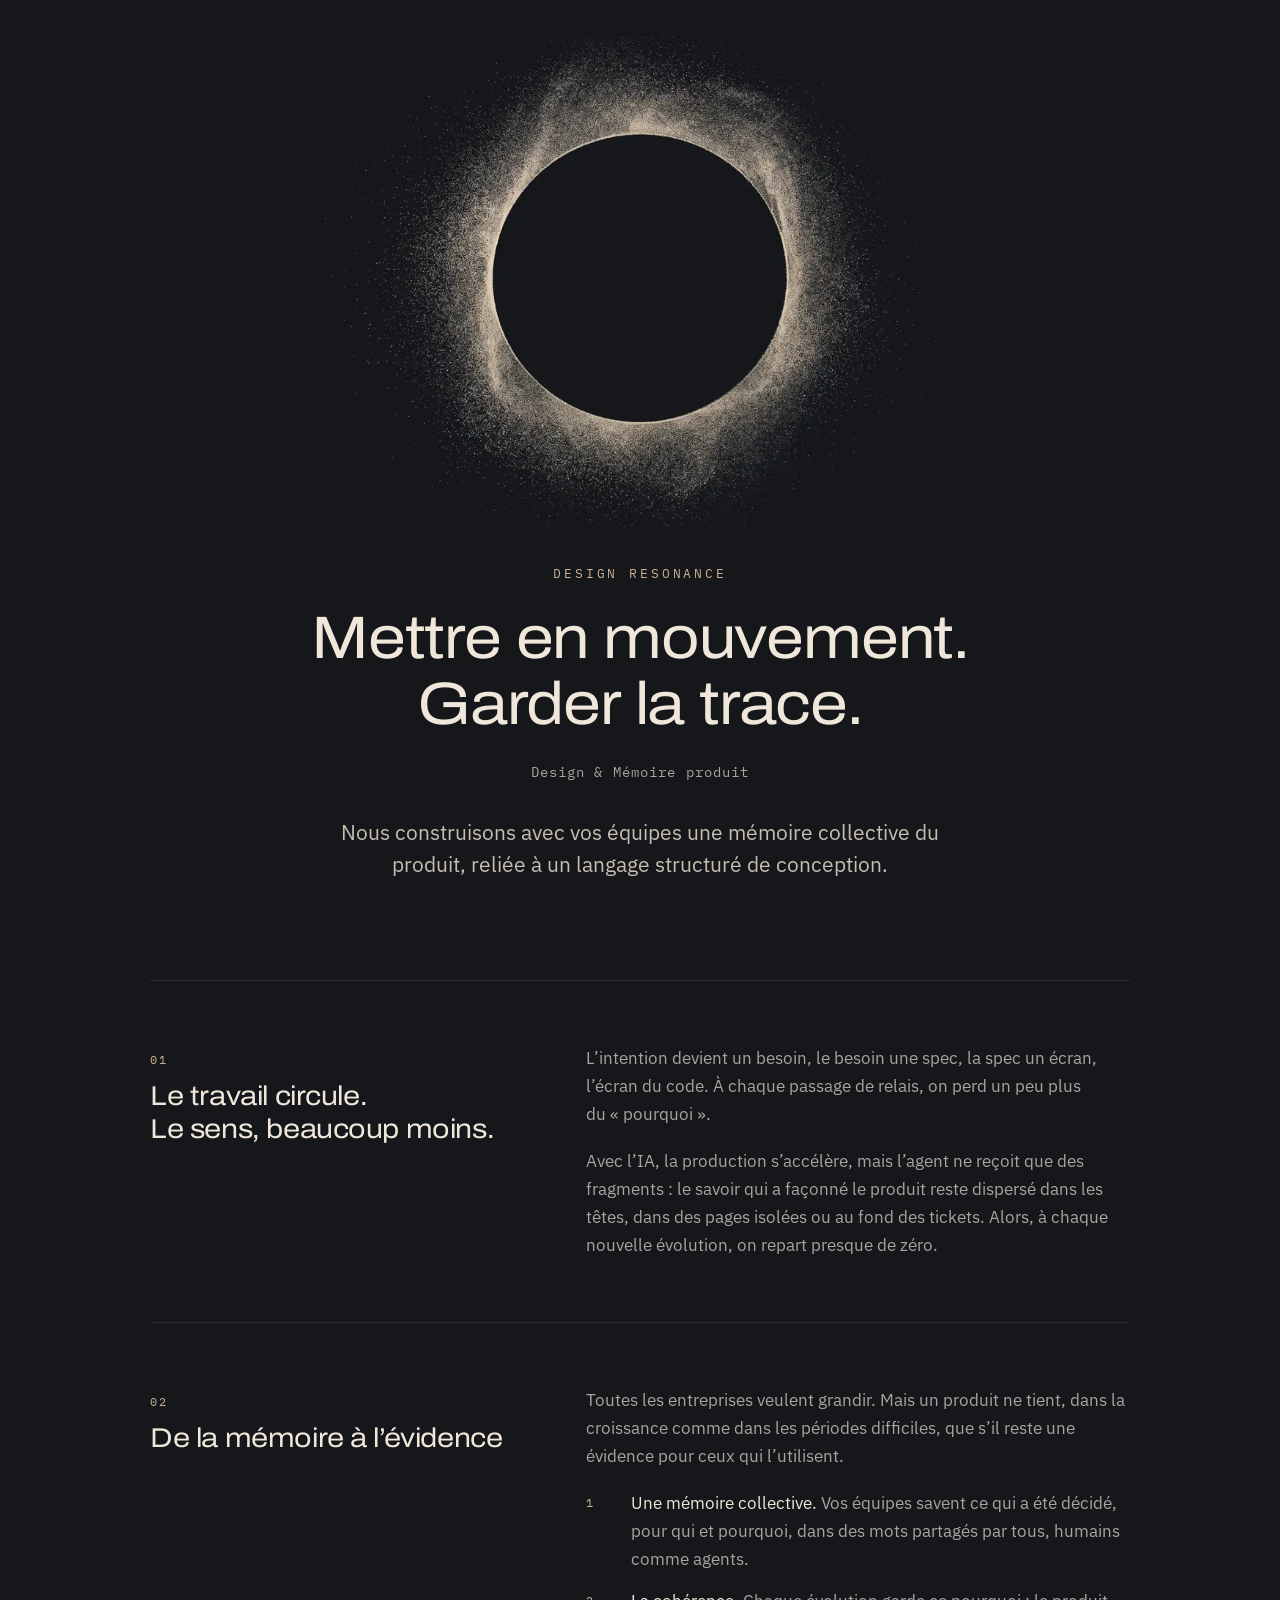
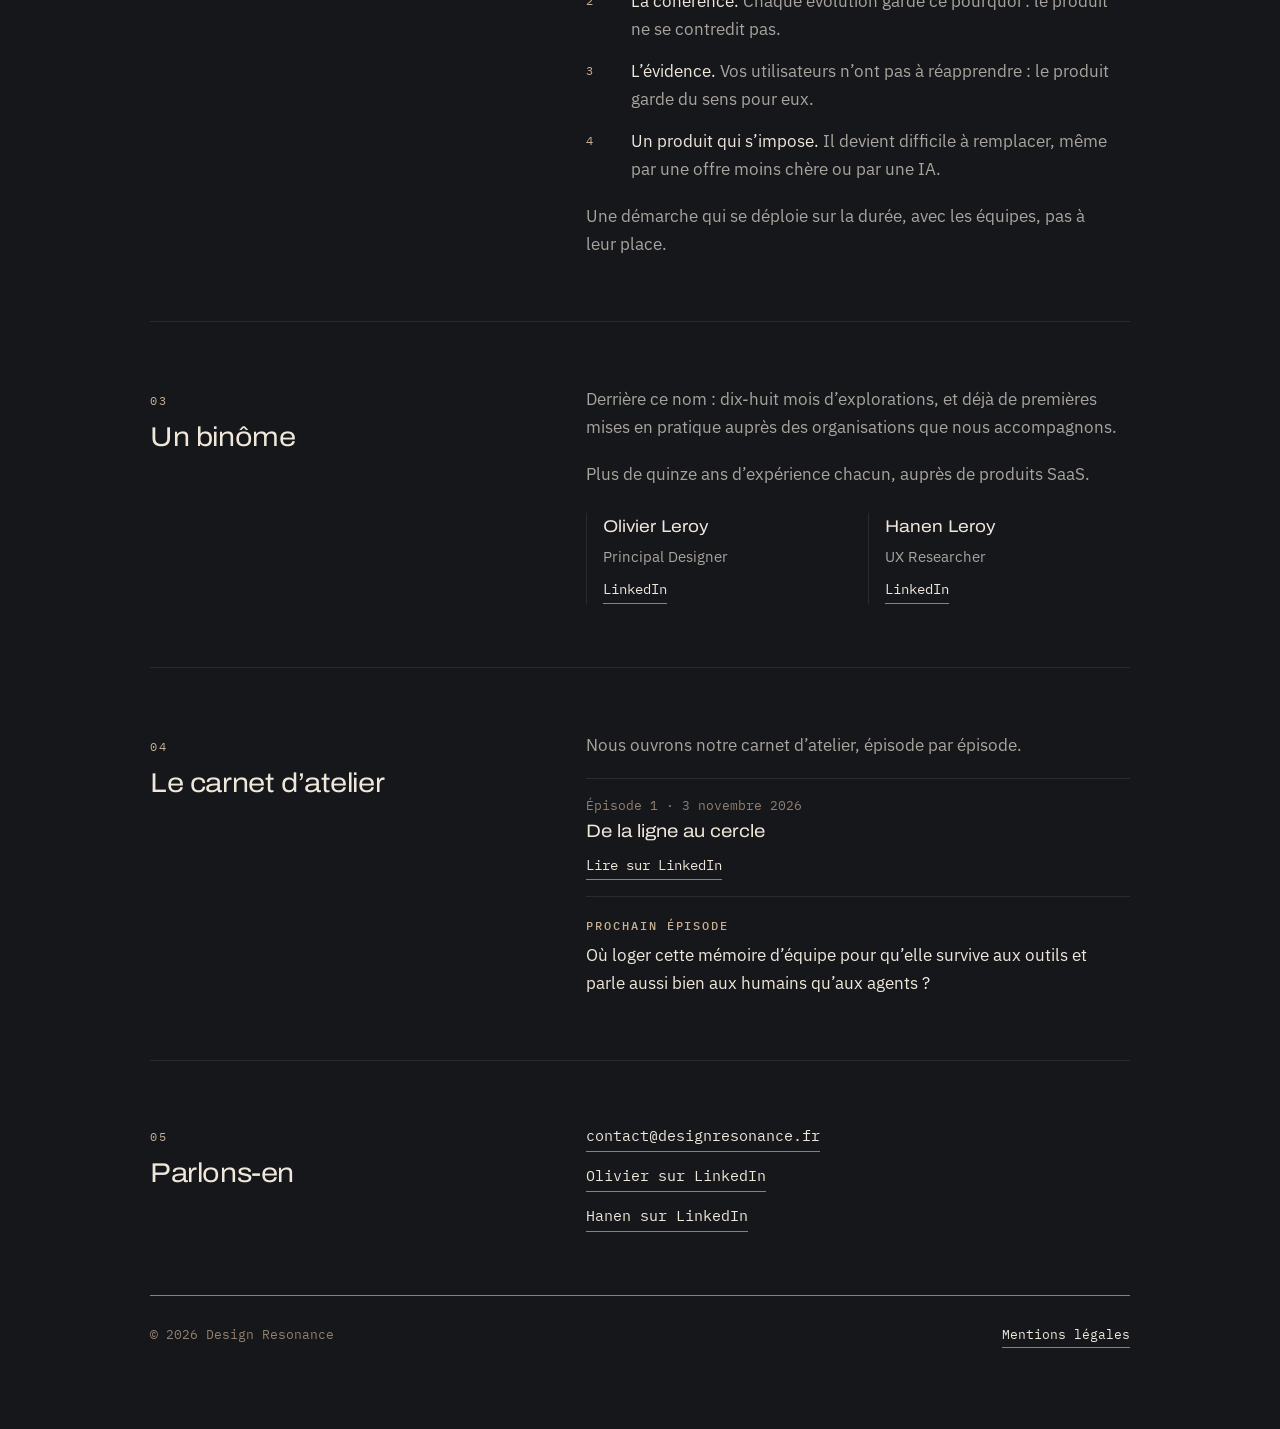
<file: index.html>
<!DOCTYPE html>
<html lang="fr">

<head>
  <meta charset="utf-8">
  <meta name="viewport" content="width=device-width, initial-scale=1">
  <title>Design Resonance — Mettre en mouvement. Garder la trace.</title>
  <meta name="description" content="Design &amp; Mémoire produit. Nous construisons avec vos équipes une mémoire collective du produit, reliée à un langage structuré de conception.">
  <link rel="canonical" href="https://designresonance.fr/">
  <meta name="theme-color" content="#16171b">

  <meta property="og:type" content="website">
  <meta property="og:locale" content="fr_FR">
  <meta property="og:site_name" content="Design Resonance">
  <meta property="og:title" content="Design Resonance — Mettre en mouvement. Garder la trace.">
  <meta property="og:description" content="Design &amp; Mémoire produit. Nous construisons avec vos équipes une mémoire collective du produit, reliée à un langage structuré de conception.">
  <meta property="og:url" content="https://designresonance.fr/">
  <meta property="og:image" content="https://designresonance.fr/og-image.jpg">
  <meta property="og:image:type" content="image/jpeg">
  <meta property="og:image:width" content="1200">
  <meta property="og:image:height" content="630">
  <meta property="og:image:alt" content="Un disque noir net, entouré d’un halo de grains de sable très fins.">
  <meta name="twitter:card" content="summary_large_image">
  <meta name="twitter:title" content="Design Resonance — Mettre en mouvement. Garder la trace.">
  <meta name="twitter:description" content="Design &amp; Mémoire produit. Nous construisons avec vos équipes une mémoire collective du produit, reliée à un langage structuré de conception.">
  <meta name="twitter:image" content="https://designresonance.fr/og-image.jpg">
  <meta name="twitter:image:alt" content="Un disque noir net, entouré d’un halo de grains de sable très fins.">

  <link rel="icon" href="favicon.svg" type="image/svg+xml">
  <link rel="apple-touch-icon" href="apple-touch-icon.png">

  <link rel="preload" href="assets/fonts/archivo-expanded-400.woff2" as="font" type="font/woff2" crossorigin>
  <link rel="preload" href="assets/fonts/ibm-plex-sans-latin-400-normal.woff2" as="font" type="font/woff2" crossorigin>
  <link rel="stylesheet" href="assets/site.css">
</head>

<body>
  <a class="skip-link" href="#contenu">Aller au contenu</a>

  <div class="container">
    <header class="hero">
      <div class="ring-stage">
        <picture>
          <source type="image/webp"
            srcset="assets/cercle-1200.webp 1200w, assets/cercle-2000.webp 2000w"
            sizes="(min-width: 928px) 880px, (max-width: 600px) calc(150vw - 48px), calc(100vw - 48px)">
          <img src="assets/cercle-1600.jpg" width="2000" height="1116"
            alt="Un disque noir net, entouré d’un halo de grains de sable très fins."
            fetchpriority="high" decoding="async">
        </picture>
      </div>

      <p class="supertitle">Design Resonance</p>
      <h1><span class="line">Mettre en mouvement.</span> <span class="line">Garder la trace.</span></h1>
      <p class="category">Design &amp; Mémoire produit</p>
      <p class="subtitle">Nous construisons avec vos équipes une mémoire collective du produit, reliée à un langage structuré de conception.</p>
    </header>

    <main id="contenu">
      <section class="stratum" aria-labelledby="constat">
        <div class="stratum-header">
          <span class="index-mark">01</span>
          <h2 id="constat">Le travail circule.<br> Le sens, beaucoup moins.</h2>
        </div>
        <div class="stratum-body">
          <p>L’intention devient un besoin, le besoin une spec, la spec un écran, l’écran du code. À chaque passage de relais, on perd un peu plus du «&nbsp;pourquoi&nbsp;».</p>
          <p>Avec l’IA, la production s’accélère, mais l’agent ne reçoit que des fragments&nbsp;: le savoir qui a façonné le produit reste dispersé dans les têtes, dans des pages isolées ou au fond des tickets. Alors, à chaque nouvelle évolution, on repart presque de zéro.</p>
        </div>
      </section>

      <section class="stratum" aria-labelledby="reponse">
        <div class="stratum-header">
          <span class="index-mark">02</span>
          <h2 id="reponse">De la mémoire à l’évidence</h2>
        </div>
        <div class="stratum-body">
          <p>Toutes les entreprises veulent grandir. Mais un produit ne tient, dans la croissance comme dans les périodes difficiles, que s’il reste une évidence pour ceux qui l’utilisent.</p>
          <ol class="chain">
            <li><strong>Une mémoire collective.</strong> Vos équipes savent ce qui a été décidé, pour qui et pourquoi, dans des mots partagés par tous, humains comme agents.</li>
            <li><strong>La cohérence.</strong> Chaque évolution garde ce pourquoi&nbsp;: le produit ne se contredit pas.</li>
            <li><strong>L’évidence.</strong> Vos utilisateurs n’ont pas à réapprendre&nbsp;: le produit garde du sens pour eux.</li>
            <li><strong>Un produit qui s’impose.</strong> Il devient difficile à remplacer, même par une offre moins chère ou par une IA.</li>
          </ol>
          <p>Une démarche qui se déploie sur la durée, avec les équipes, pas à leur place.</p>
        </div>
      </section>

      <section class="stratum" aria-labelledby="binome">
        <div class="stratum-header">
          <span class="index-mark">03</span>
          <h2 id="binome">Un binôme</h2>
        </div>
        <div class="stratum-body">
          <p>Derrière ce nom&nbsp;: dix-huit mois d’explorations, et déjà de premières mises en pratique auprès des organisations que nous accompagnons.</p>
          <p>Plus de quinze ans d’expérience chacun, auprès de produits SaaS.</p>
          <ul class="people">
            <li class="person">
              <span class="person-name">Olivier Leroy</span>
              <span class="person-role">Principal Designer</span>
              <a href="https://www.linkedin.com/in/olivier-leroy/" target="_blank" rel="noopener">LinkedIn</a>
            </li>
            <li class="person">
              <span class="person-name">Hanen Leroy</span>
              <span class="person-role">UX Researcher</span>
              <a href="https://www.linkedin.com/in/hanenleroy-rechercheutilisateurs/" target="_blank" rel="noopener">LinkedIn</a>
            </li>
          </ul>
        </div>
      </section>

      <section class="stratum" aria-labelledby="carnet">
        <div class="stratum-header">
          <span class="index-mark">04</span>
          <h2 id="carnet">Le carnet d’atelier</h2>
        </div>
        <div class="stratum-body">
          <p>Nous ouvrons notre carnet d’atelier, épisode par épisode.</p>
          <ol class="episodes">
            <li class="episode">
              <span class="episode-meta">Épisode 1 · 3 novembre 2026</span>
              <span class="episode-title">De la ligne au cercle</span>
              <a href="https://lnkd.in/p/eRNWZmMZ" target="_blank" rel="noopener">Lire sur LinkedIn</a>
            </li>
          </ol>
          <div class="next">
            <p class="label">Prochain épisode</p>
            <p>Où loger cette mémoire d’équipe pour qu’elle survive aux outils et parle aussi bien aux humains qu’aux agents&nbsp;?</p>
          </div>
        </div>
      </section>

      <section class="stratum" aria-labelledby="contact">
        <div class="stratum-header">
          <span class="index-mark">05</span>
          <h2 id="contact">Parlons-en</h2>
        </div>
        <div class="stratum-body">
          <p class="contact-links">
            <a href="mailto:contact@designresonance.fr">contact@designresonance.fr</a>
            <a href="https://www.linkedin.com/in/olivier-leroy/" target="_blank" rel="noopener">Olivier sur LinkedIn</a>
            <a href="https://www.linkedin.com/in/hanenleroy-rechercheutilisateurs/" target="_blank" rel="noopener">Hanen sur LinkedIn</a>
          </p>
        </div>
      </section>
    </main>

    <footer class="site-footer">
      <span>© 2026 Design Resonance</span>
      <a href="mentions-legales.html">Mentions légales</a>
    </footer>
  </div>
</body>

</html>
</file>
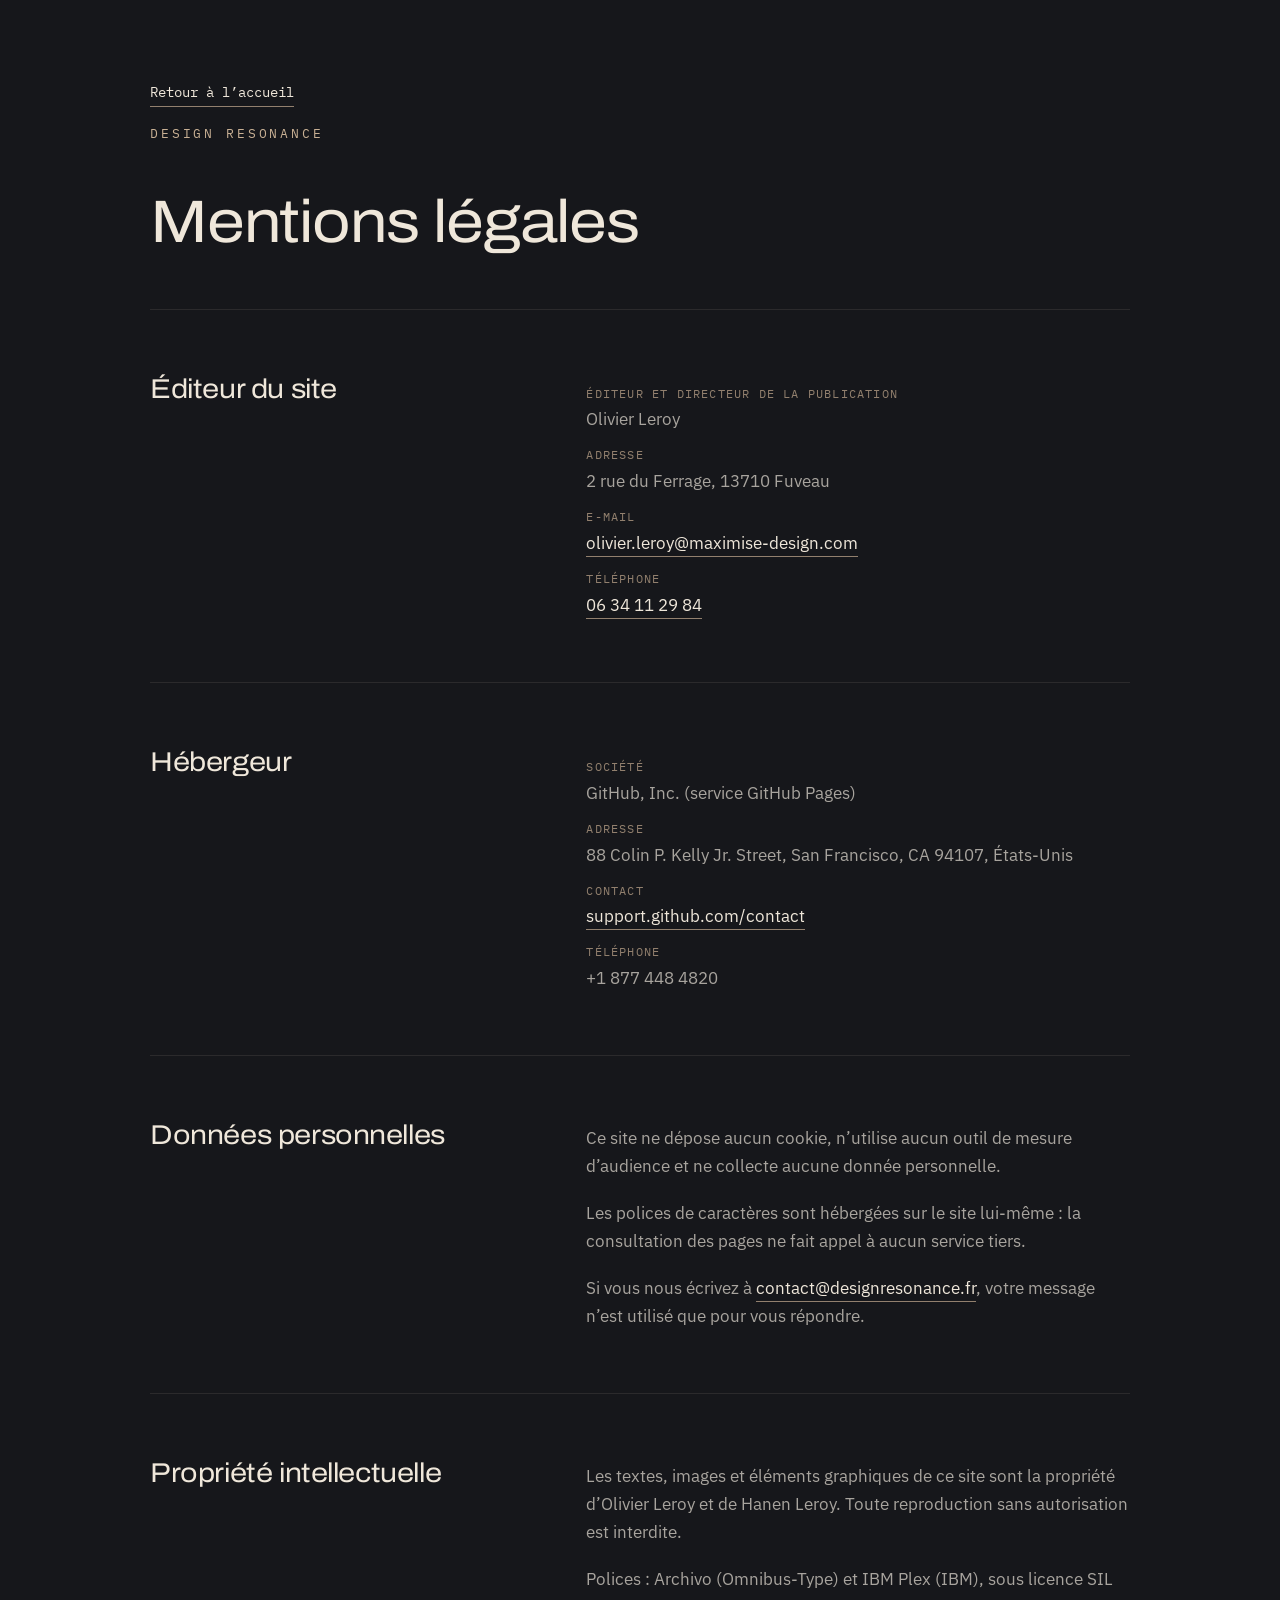
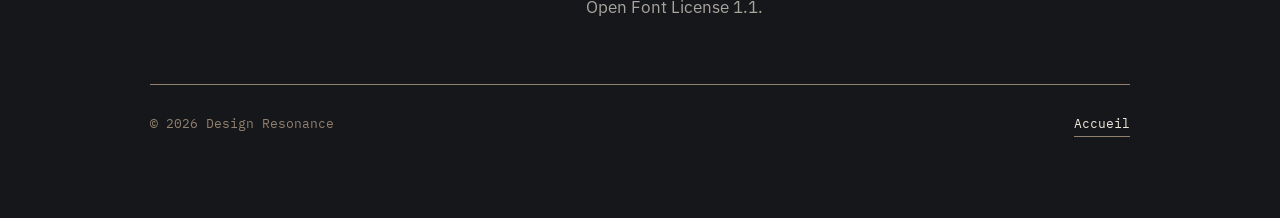
<file: mentions-legales.html>
<!DOCTYPE html>
<html lang="fr">

<head>
  <meta charset="utf-8">
  <meta name="viewport" content="width=device-width, initial-scale=1">
  <title>Mentions légales — Design Resonance</title>
  <meta name="description" content="Mentions légales du site Design Resonance&nbsp;: éditeur, hébergeur, données personnelles et propriété intellectuelle.">
  <link rel="canonical" href="https://designresonance.fr/mentions-legales.html">
  <meta name="theme-color" content="#16171b">

  <link rel="icon" href="favicon.svg" type="image/svg+xml">
  <link rel="apple-touch-icon" href="apple-touch-icon.png">

  <link rel="preload" href="assets/fonts/archivo-expanded-400.woff2" as="font" type="font/woff2" crossorigin>
  <link rel="stylesheet" href="assets/site.css">
</head>

<body>
  <div class="container">
    <header class="page-header">
      <a href="./">Retour à l’accueil</a>
      <p class="supertitle">Design Resonance</p>
      <h1>Mentions légales</h1>
    </header>

    <main class="legal">
      <section class="stratum" aria-labelledby="editeur">
        <div class="stratum-header">
          <h2 id="editeur">Éditeur du site</h2>
        </div>
        <div class="stratum-body">
          <dl>
            <dt>Éditeur et directeur de la publication</dt>
            <dd>Olivier Leroy</dd>
            <dt>Adresse</dt>
            <dd>2 rue du Ferrage, 13710&nbsp;Fuveau</dd>
            <dt>E-mail</dt>
            <dd><a href="mailto:olivier.leroy@maximise-design.com">olivier.leroy@maximise-design.com</a></dd>
            <dt>Téléphone</dt>
            <dd><a href="tel:+33634112984">06&nbsp;34&nbsp;11&nbsp;29&nbsp;84</a></dd>
          </dl>
        </div>
      </section>

      <section class="stratum" aria-labelledby="hebergeur">
        <div class="stratum-header">
          <h2 id="hebergeur">Hébergeur</h2>
        </div>
        <div class="stratum-body">
          <dl>
            <dt>Société</dt>
            <dd>GitHub, Inc. (service GitHub Pages)</dd>
            <dt>Adresse</dt>
            <dd>88 Colin P. Kelly Jr. Street, San Francisco, CA 94107, États-Unis</dd>
            <dt>Contact</dt>
            <dd><a href="https://support.github.com/contact">support.github.com/contact</a></dd>
            <dt>Téléphone</dt>
            <dd>+1&nbsp;877&nbsp;448&nbsp;4820</dd>
          </dl>
        </div>
      </section>

      <section class="stratum" aria-labelledby="donnees">
        <div class="stratum-header">
          <h2 id="donnees">Données personnelles</h2>
        </div>
        <div class="stratum-body">
          <p>Ce site ne dépose aucun cookie, n’utilise aucun outil de mesure d’audience et ne collecte aucune donnée personnelle.</p>
          <p>Les polices de caractères sont hébergées sur le site lui-même&nbsp;: la consultation des pages ne fait appel à aucun service tiers.</p>
          <p>Si vous nous écrivez à <a href="mailto:contact@designresonance.fr">contact@designresonance.fr</a>, votre message n’est utilisé que pour vous répondre.</p>
        </div>
      </section>

      <section class="stratum" aria-labelledby="propriete">
        <div class="stratum-header">
          <h2 id="propriete">Propriété intellectuelle</h2>
        </div>
        <div class="stratum-body">
          <p>Les textes, images et éléments graphiques de ce site sont la propriété d’Olivier Leroy et de Hanen Leroy. Toute reproduction sans autorisation est interdite.</p>
          <p>Polices&nbsp;: Archivo (Omnibus-Type) et IBM Plex (IBM), sous licence SIL Open Font License 1.1.</p>
        </div>
      </section>
    </main>

    <footer class="site-footer">
      <span>© 2026 Design Resonance</span>
      <a href="./">Accueil</a>
    </footer>
  </div>
</body>

</html>
</file>
<file: assets/site.css>
/* Design Resonance — feuille de style commune
   Polices hébergées sur le site (licence SIL OFL 1.1, voir assets/fonts/). */

@font-face {
  font-family: "Archivo Expanded";
  src: url("fonts/archivo-expanded-500.woff2") format("woff2");
  font-weight: 500;
  font-style: normal;
  font-display: swap;
}
@font-face {
  font-family: "IBM Plex Sans";
  src: url("fonts/ibm-plex-sans-latin-400-normal.woff2") format("woff2");
  font-weight: 400;
  font-style: normal;
  font-display: swap;
}
@font-face {
  font-family: "IBM Plex Mono";
  src: url("fonts/ibm-plex-mono-latin-400-normal.woff2") format("woff2");
  font-weight: 400;
  font-style: normal;
  font-display: swap;
}
@font-face {
  font-family: "IBM Plex Mono";
  src: url("fonts/ibm-plex-mono-latin-500-normal.woff2") format("woff2");
  font-weight: 500;
  font-style: normal;
  font-display: swap;
}

:root {
  /* Fond mesuré sur le bord de l'image du cercle */
  --bg-night: #16171b;
  --bg-surface: #1e1f25;
  /* Sable : du plus lumineux au plus discret */
  --sand-bright: #dfccb7;
  --sand-body: #ccb8a3;
  --sand-muted: #a08f7f;
  --sand-line: #2b2a2c;
  --todo: #e0b46a;

  --font-display: "Archivo Expanded", "Archivo", "Helvetica Neue", Arial, sans-serif;
  --font-sans: "IBM Plex Sans", -apple-system, BlinkMacSystemFont, "Segoe UI", sans-serif;
  --font-mono: "IBM Plex Mono", ui-monospace, "SFMono-Regular", Menlo, monospace;

  color-scheme: dark;
}

*,
*::before,
*::after {
  box-sizing: border-box;
}

html {
  background-color: var(--bg-night);
  color: var(--sand-body);
  font-family: var(--font-sans);
  font-size: 16px;
  line-height: 1.65;
  -webkit-font-smoothing: antialiased;
  -moz-osx-font-smoothing: grayscale;
  -webkit-text-size-adjust: 100%;
  text-size-adjust: 100%;
}

body {
  margin: 0;
  min-height: 100vh;
  padding: 0 24px;
  background-color: var(--bg-night);
  overflow-x: hidden;
}

h1, h2, h3, p, ul, ol, dl, dd, figure {
  margin: 0;
  padding: 0;
}

ul, ol {
  list-style: none;
}

img {
  display: block;
  max-width: 100%;
  height: auto;
}

a {
  color: var(--sand-bright);
  text-decoration: none;
  border-bottom: 1px solid var(--sand-muted);
  padding-bottom: 2px;
  transition: border-color 0.15s ease, background-color 0.15s ease;
}

a:hover,
a:focus-visible {
  border-bottom-color: var(--sand-bright);
  background-color: var(--bg-surface);
}

a:focus-visible {
  outline: 2px solid var(--sand-bright);
  outline-offset: 3px;
}

.skip-link {
  position: absolute;
  left: 16px;
  top: -60px;
  z-index: 10;
  padding: 8px 12px;
  background: var(--bg-surface);
  font-family: var(--font-mono);
  font-size: 0.875rem;
}

.skip-link:focus {
  top: 16px;
}

.container {
  max-width: 980px;
  margin: 0 auto;
}

/* ---------- En-tête ---------- */

.hero {
  padding: clamp(16px, 4vh, 48px) 0 clamp(64px, 11vh, 112px);
  display: flex;
  flex-direction: column;
  align-items: center;
  text-align: center;
}

.ring-stage {
  width: 100%;
  max-width: 880px;
  margin: 0 auto clamp(20px, 4vh, 44px);
  /* Le fondu vers la nuit de la page est intégré à l'image : ses bords ont
     exactement la couleur de --bg-night, sans masque CSS (qui créait des
     anneaux d'arrondi visibles). */
}

.ring-stage img {
  width: 100%;
  height: auto;
}

/* Sur téléphone, le cercle est agrandi : le halo tient dans les 2/3
   centraux de l'image, les marges vides sortent de l'écran. */
@media (max-width: 600px) {
  .ring-stage {
    overflow: hidden;
  }

  .ring-stage img {
    width: 150%;
    max-width: none;
    margin-left: -25%;
  }
}

.supertitle {
  font-family: var(--font-mono);
  font-size: 0.8125rem;
  font-weight: 500;
  text-transform: uppercase;
  letter-spacing: 0.14em;
  color: var(--sand-muted);
  margin-bottom: 20px;
}

h1 {
  font-family: var(--font-display);
  font-weight: 500;
  font-size: clamp(2rem, 5vw, 3.75rem);
  line-height: 1.1;
  letter-spacing: -0.02em;
  color: var(--sand-bright);
  margin-bottom: 24px;
  max-width: 16ch;
  text-wrap: balance;
}

.subtitle {
  font-size: clamp(1.0625rem, 1.9vw, 1.3125rem);
  line-height: 1.55;
  color: var(--sand-body);
  max-width: 46ch;
  text-wrap: pretty;
}

/* ---------- Strates ---------- */

.stratum {
  border-top: 1px solid var(--sand-line);
  padding: clamp(44px, 7vh, 80px) 0;
  display: grid;
  grid-template-columns: minmax(0, 1fr);
  gap: 20px;
}

@media (min-width: 768px) {
  .stratum {
    grid-template-columns: minmax(0, 5fr) minmax(0, 7fr);
    gap: 48px;
    align-items: baseline;
  }
}

.stratum-header {
  display: flex;
  flex-direction: column;
  gap: 10px;
}

.index-mark {
  font-family: var(--font-mono);
  font-size: 0.75rem;
  color: var(--sand-muted);
  letter-spacing: 0.06em;
}

h2 {
  font-family: var(--font-display);
  font-weight: 500;
  font-size: clamp(1.3rem, 2.3vw, 1.7rem);
  line-height: 1.22;
  letter-spacing: -0.015em;
  color: var(--sand-bright);
  text-wrap: balance;
}

.stratum-body {
  font-size: 1.0625rem;
  color: var(--sand-body);
  max-width: 58ch;
  display: flex;
  flex-direction: column;
  gap: 1.1em;
}

.stratum-body p {
  text-wrap: pretty;
}

.label {
  font-family: var(--font-mono);
  font-size: 0.75rem;
  font-weight: 500;
  text-transform: uppercase;
  letter-spacing: 0.12em;
  color: var(--sand-muted);
}

/* Binôme */
.people {
  display: grid;
  grid-template-columns: minmax(0, 1fr);
  gap: 20px;
  margin-top: 0.4em;
}

@media (min-width: 560px) {
  .people {
    grid-template-columns: repeat(2, minmax(0, 1fr));
  }
}

.person {
  border-left: 1px solid var(--sand-line);
  padding-left: 16px;
  display: flex;
  flex-direction: column;
  gap: 4px;
}

.person-name {
  font-family: var(--font-display);
  font-weight: 500;
  font-size: 1.0625rem;
  color: var(--sand-bright);
}

.person-role {
  font-size: 0.9375rem;
}

.person a {
  align-self: flex-start;
  font-family: var(--font-mono);
  font-size: 0.875rem;
  margin-top: 4px;
}

/* Carnet d'atelier */
.episodes {
  display: flex;
  flex-direction: column;
  gap: 12px;
}

.episode {
  display: flex;
  flex-direction: column;
  gap: 4px;
  padding: 16px 0;
  border-top: 1px solid var(--sand-line);
  border-bottom: 1px solid var(--sand-line);
}

.episode-title {
  font-family: var(--font-display);
  font-weight: 500;
  font-size: 1.125rem;
  line-height: 1.3;
  color: var(--sand-bright);
}

.episode-meta {
  font-family: var(--font-mono);
  font-size: 0.8125rem;
  color: var(--sand-muted);
}

.episode a {
  align-self: flex-start;
  font-family: var(--font-mono);
  font-size: 0.875rem;
  margin-top: 6px;
}

.next {
  display: flex;
  flex-direction: column;
  gap: 6px;
}

.next p:last-child {
  color: var(--sand-bright);
}

/* Contact */
.contact-links {
  display: flex;
  flex-direction: column;
  align-items: flex-start;
  gap: 12px;
  font-family: var(--font-mono);
  font-size: 0.9375rem;
}

/* Pied de page */
.site-footer {
  border-top: 1px solid var(--sand-muted);
  padding: 28px 0 clamp(48px, 9vh, 88px);
  display: flex;
  flex-wrap: wrap;
  justify-content: space-between;
  gap: 12px 24px;
  font-family: var(--font-mono);
  font-size: 0.8125rem;
  color: var(--sand-muted);
}

/* Pages secondaires */
.page-header {
  padding: clamp(40px, 9vh, 96px) 0 clamp(32px, 6vh, 56px);
  display: flex;
  flex-direction: column;
  gap: 16px;
}

.page-header a {
  align-self: flex-start;
  font-family: var(--font-mono);
  font-size: 0.875rem;
}

.page-header h1 {
  max-width: none;
  margin: 8px 0 0;
}

.legal dl {
  display: grid;
  grid-template-columns: minmax(0, 1fr);
  gap: 2px 0;
}

.legal dt {
  font-family: var(--font-mono);
  font-size: 0.75rem;
  text-transform: uppercase;
  letter-spacing: 0.1em;
  color: var(--sand-muted);
  margin-top: 10px;
}

.legal dt:first-child {
  margin-top: 0;
}

.legal dd {
  color: var(--sand-body);
}

/* Espaces réservés à compléter avant publication */
[data-todo] {
  color: var(--todo);
  outline: 1px dashed var(--todo);
  outline-offset: 2px;
}

@media (max-width: 480px) {
  body {
    padding: 0 16px;
  }
}

@media (prefers-reduced-motion: reduce) {
  * {
    transition: none !important;
  }
}

/* ===== Variante A : site actuel + emprunts à Argon ===== */
@font-face {
  font-family: "Archivo Expanded";
  src: url("fonts/archivo-expanded-400.woff2") format("woff2");
  font-weight: 400;
  font-style: normal;
  font-display: swap;
}
:root {
  --sand-bright: #efe7da;   /* titres, noms : éclat du halo */
  --sand-body: #a8a49e;     /* texte courant : pierre */
  --accent: #c8b094;        /* surtitres, repères : ocre grès */
  --sand-muted: #92806e;    /* secondaire : taupe éclairci (4,7:1) */
}
h1, h2, .person-name, .episode-title { font-weight: 400; }
.subtitle { color: #c7beb2; }
.supertitle { letter-spacing: 0.22em; color: var(--accent); font-weight: 400; }
.index-mark, .label { color: var(--accent); letter-spacing: 0.16em; }
a:hover, a:focus-visible { border-bottom-color: var(--accent); }

/* ===== Manifeste « Mettre en mouvement. Garder la trace. » ===== */
/* Un geste par ligne, comme sur la bannière. Sur téléphone, retour à la ligne naturel.
   Taille du titre inchangée. */
.hero h1 {
  max-width: none;
  text-wrap: balance;
}
.hero h1 .line {
  display: inline-block;
}
@media (min-width: 600px) {
  .hero h1 .line {
    display: block;
    white-space: nowrap;
  }
}

/* Catégorie sous le manifeste, comme sur la bannière : mono, casse normale, ton discret. */
.hero .category {
  font-family: var(--font-mono);
  font-size: 0.875rem;
  letter-spacing: 0.08em;
  color: var(--sand-body);
  margin: 0 0 32px;
}

/* Chaîne en quatre étapes (section 02) */
.chain {
  counter-reset: etape;
  display: flex;
  flex-direction: column;
  gap: 14px;
}
.chain li {
  counter-increment: etape;
  position: relative;
  padding-left: 2.6em;
  text-wrap: pretty;
}
.chain li::before {
  content: counter(etape);
  position: absolute;
  left: 0;
  top: 0.35em;
  font-family: var(--font-mono);
  font-size: 0.75rem;
  letter-spacing: 0.08em;
  color: var(--accent);
}
.chain strong {
  font-weight: 400;
  color: var(--sand-bright);
}
</file>
